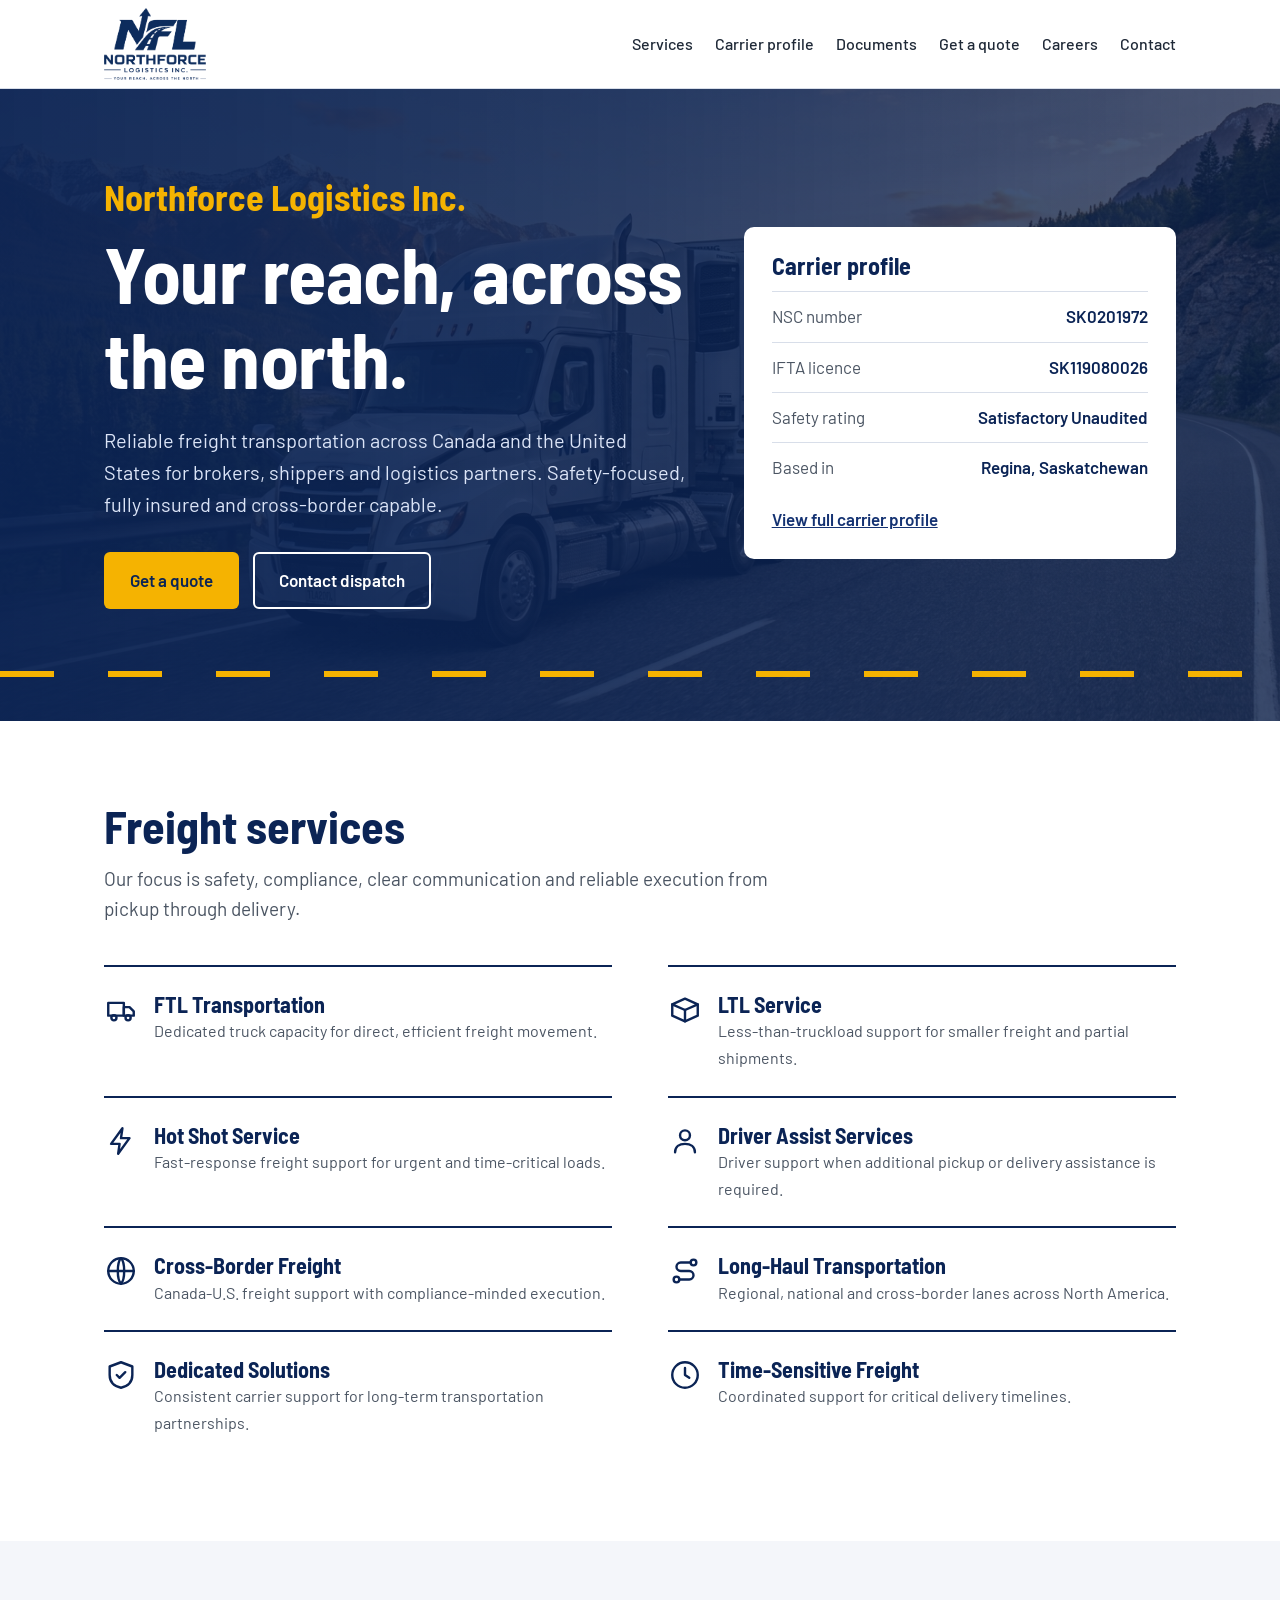
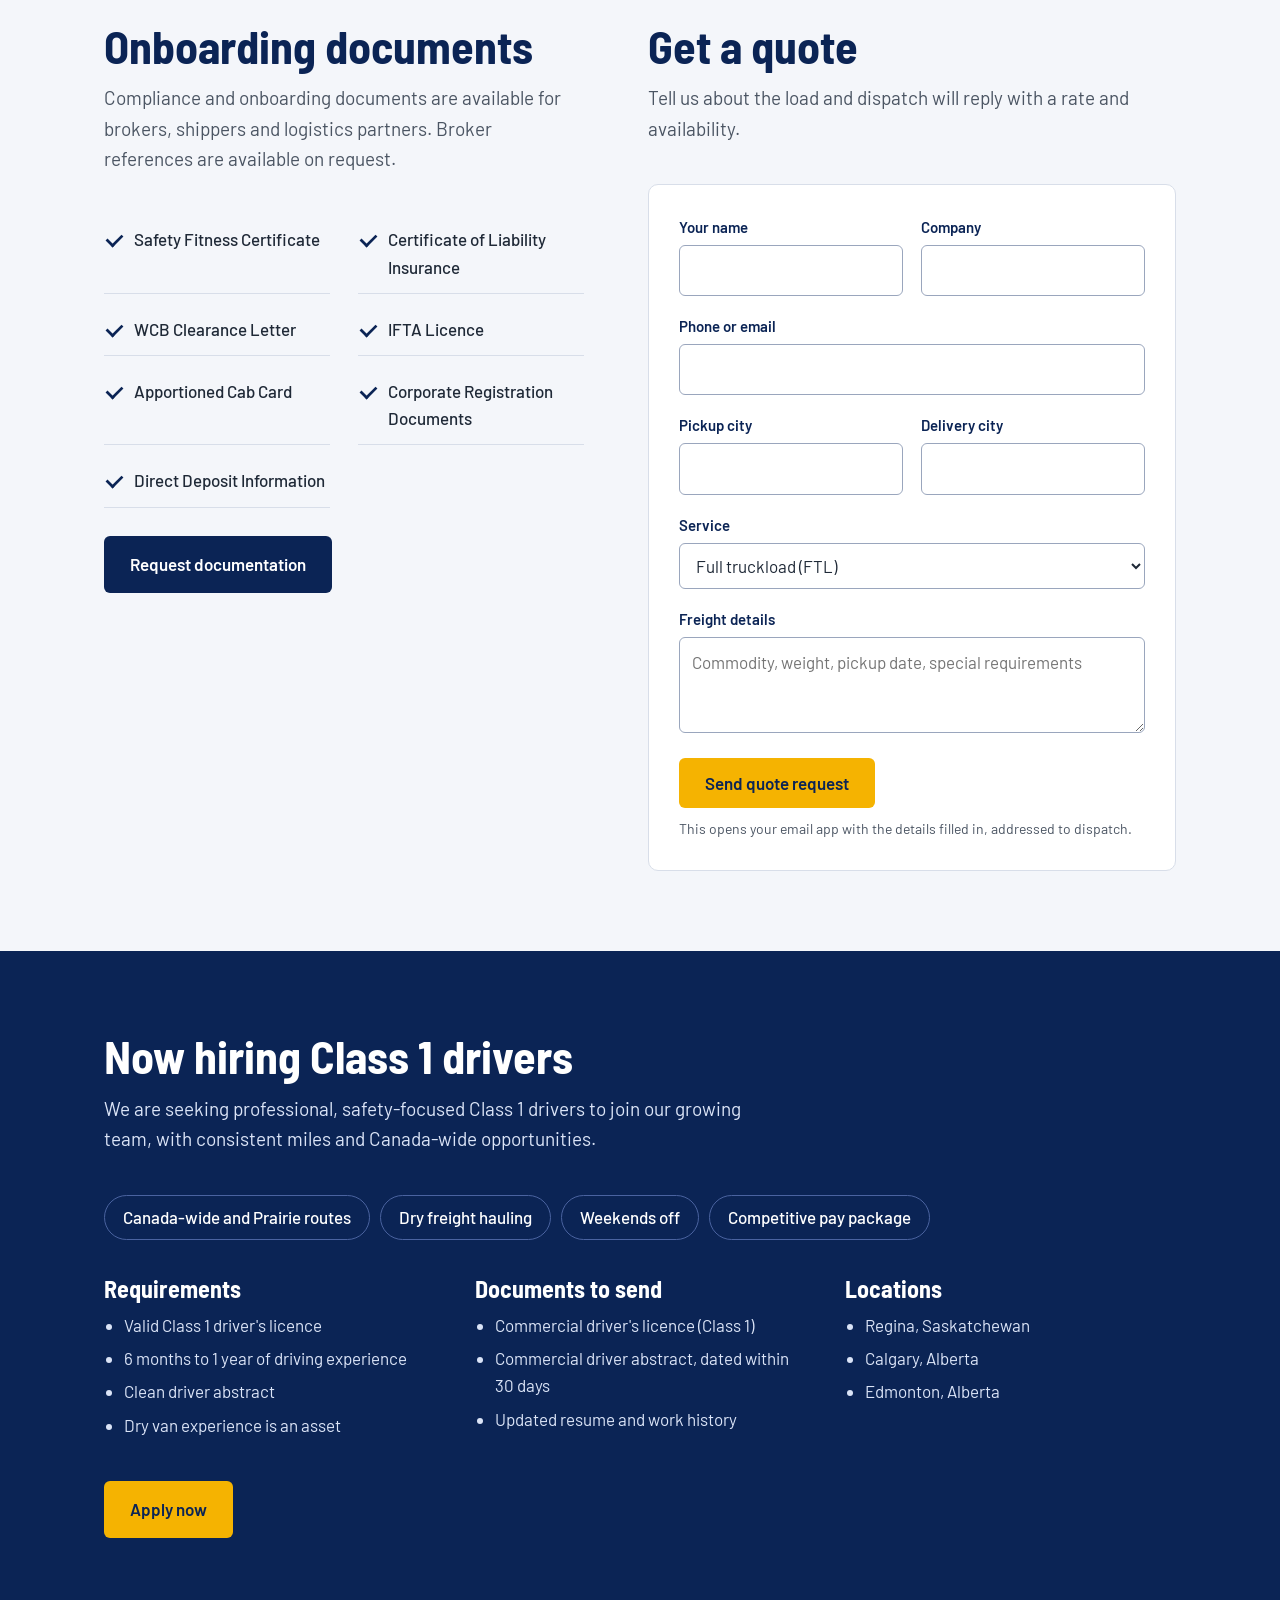
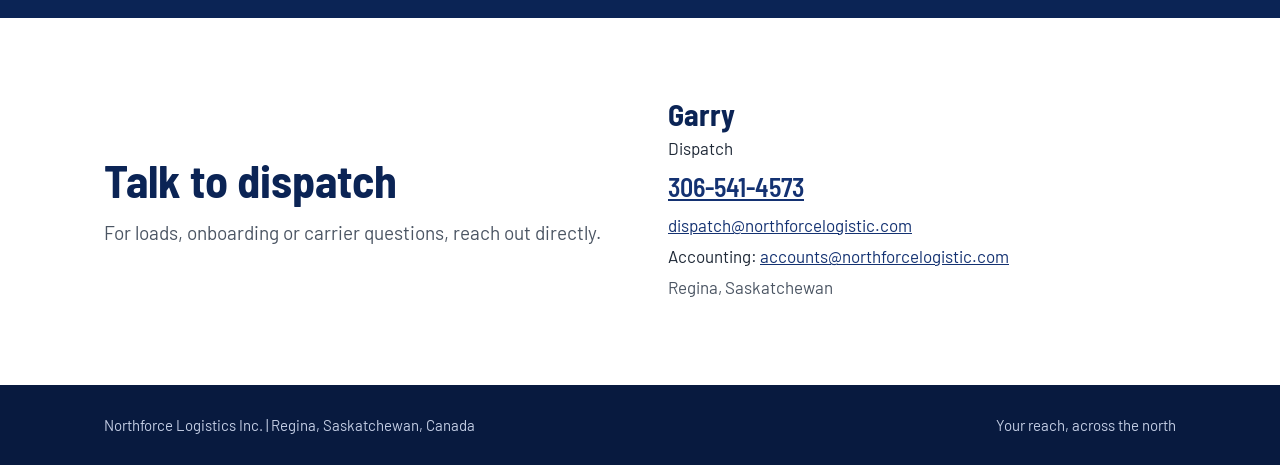
<file: index.html>
<!doctype html>
<html lang="en">
<head>
<meta charset="utf-8">
<meta name="viewport" content="width=device-width, initial-scale=1">
<title>Northforce Logistics Inc. | Freight transportation across Canada and the US</title>
<meta name="description" content="Safety-focused, fully insured, cross-border freight carrier based in Regina, Saskatchewan. FTL, LTL, hot shot and long-haul service across Canada and the United States.">
<link rel="icon" href="favicon.ico?v=2" sizes="any">
<link rel="icon" type="image/png" href="favicon.png?v=2">
<link rel="apple-touch-icon" href="apple-touch-icon.png">  
<link rel="preconnect" href="https://fonts.googleapis.com">
<link rel="preconnect" href="https://fonts.gstatic.com" crossorigin>
<link rel="stylesheet" href="https://fonts.googleapis.com/css2?family=Barlow:wght@400;500;600&family=Barlow+Semi+Condensed:wght@600;700&display=swap">
<link rel="stylesheet" href="style.css">
</head>
<body>
<header>
<div class="wrap bar">
<a class="logo" href="#top" aria-label="Northforce Logistics Inc. home"><img src="northforce-logo-header.png" alt="Northforce Logistics Inc."></a>
<nav aria-label="Main">
<ul>
<li><a href="#services">Services</a></li>
<li><a href="carrier-profile.html">Carrier profile</a></li>
<li><a href="#documents">Documents</a></li>
<li><a href="#quote">Get a quote</a></li>
<li><a href="#careers">Careers</a></li>
<li><a href="#contact">Contact</a></li>
</ul>
</nav>
</div>
</header>

<main id="top">
<div class="hero">
<div class="wrap">
<div>
<p class="brand">Northforce Logistics Inc.</p>
<h1>Your reach, across the north.</h1>
<p class="lead">Reliable freight transportation across Canada and the United States for brokers, shippers and logistics partners. Safety-focused, fully insured and cross-border capable.</p>
<div class="cta">
<a class="btn main" href="#quote">Get a quote</a>
<a class="btn ghost" href="#contact">Contact dispatch</a>
</div>
</div>
<aside class="facts" aria-labelledby="cp">
<h2 id="cp">Carrier profile</h2>
<dl>
<div><dt>NSC number</dt><dd>SK0201972</dd></div>
<div><dt>IFTA licence</dt><dd>SK119080026</dd></div>
<div><dt>Safety rating</dt><dd>Satisfactory Unaudited</dd></div>
<div><dt>Based in</dt><dd>Regina, Saskatchewan</dd></div>
</dl>
<a href="carrier-profile.html">View full carrier profile</a>
</aside>
</div>
</div>

<section id="services">
<div class="wrap">
<div class="sec-head">
<h2>Freight services</h2>
<p>Our focus is safety, compliance, clear communication and reliable execution from pickup through delivery.</p>
</div>
<ul class="svc">
<li><svg viewBox="0 0 24 24" aria-hidden="true"><path d="M3 7h11v9H3z"/><path d="M14 10h4l3 3v3h-7z"/><circle cx="7" cy="17.5" r="1.8"/><circle cx="17" cy="17.5" r="1.8"/></svg><div><strong>FTL Transportation</strong><span>Dedicated truck capacity for direct, efficient freight movement.</span></div></li>
<li><svg viewBox="0 0 24 24" aria-hidden="true"><path d="M3 8l9-4 9 4-9 4z"/><path d="M3 8v8l9 4 9-4V8"/><path d="M12 12v8"/></svg><div><strong>LTL Service</strong><span>Less-than-truckload support for smaller freight and partial shipments.</span></div></li>
<li><svg viewBox="0 0 24 24" aria-hidden="true"><path d="M13 3L5 14h6l-1 7 8-11h-6z"/></svg><div><strong>Hot Shot Service</strong><span>Fast-response freight support for urgent and time-critical loads.</span></div></li>
<li><svg viewBox="0 0 24 24" aria-hidden="true"><circle cx="12" cy="8" r="3.5"/><path d="M5 20c0-4 3-6 7-6s7 2 7 6"/></svg><div><strong>Driver Assist Services</strong><span>Driver support when additional pickup or delivery assistance is required.</span></div></li>
<li><svg viewBox="0 0 24 24" aria-hidden="true"><circle cx="12" cy="12" r="9"/><path d="M3 12h18M12 3c3 3 3 15 0 18M12 3c-3 3-3 15 0 18"/></svg><div><strong>Cross-Border Freight</strong><span>Canada-U.S. freight support with compliance-minded execution.</span></div></li>
<li><svg viewBox="0 0 24 24" aria-hidden="true"><circle cx="6" cy="18" r="2"/><circle cx="18" cy="6" r="2"/><path d="M8 18h7a3 3 0 000-6H9a3 3 0 010-6h7"/></svg><div><strong>Long-Haul Transportation</strong><span>Regional, national and cross-border lanes across North America.</span></div></li>
<li><svg viewBox="0 0 24 24" aria-hidden="true"><path d="M12 3l8 3v6c0 5-3.5 8-8 9-4.5-1-8-4-8-9V6z"/><path d="M9 12l2 2 4-4"/></svg><div><strong>Dedicated Solutions</strong><span>Consistent carrier support for long-term transportation partnerships.</span></div></li>
<li><svg viewBox="0 0 24 24" aria-hidden="true"><circle cx="12" cy="12" r="9"/><path d="M12 7v5l3 2"/></svg><div><strong>Time-Sensitive Freight</strong><span>Coordinated support for critical delivery timelines.</span></div></li>
</ul>
</div>
</section>

<section id="documents" class="alt">
<div class="wrap two">
<div>
<div class="sec-head">
<h2>Onboarding documents</h2>
<p>Compliance and onboarding documents are available for brokers, shippers and logistics partners. Broker references are available on request.</p>
</div>
<ul class="docs">
<li>Safety Fitness Certificate</li>
<li>Certificate of Liability Insurance</li>
<li>WCB Clearance Letter</li>
<li>IFTA Licence</li>
<li>Apportioned Cab Card</li>
<li>Corporate Registration Documents</li>
<li>Direct Deposit Information</li>
</ul>
<a class="btn dark" href="mailto:dispatch@northforcelogistic.com?subject=Documentation%20request&amp;body=Company%20name%3A%0AContact%20name%3A%0ADocuments%20needed%3A">Request documentation</a>
</div>
<div id="quote">
<div class="sec-head">
<h2>Get a quote</h2>
<p>Tell us about the load and dispatch will reply with a rate and availability.</p>
</div>
<form id="qf">
<div><label for="n">Your name</label><input id="n" required autocomplete="name"></div>
<div><label for="c">Company</label><input id="c" autocomplete="organization"></div>
<div class="full"><label for="p">Phone or email</label><input id="p" required autocomplete="email"></div>
<div><label for="pu">Pickup city</label><input id="pu" required></div>
<div><label for="de">Delivery city</label><input id="de" required></div>
<div class="full"><label for="t">Service</label>
<select id="t"><option>Full truckload (FTL)</option><option>Less than truckload (LTL)</option><option>Hot shot</option><option>Cross-border</option><option>Long-haul</option><option>Dedicated</option><option>Not sure</option></select></div>
<div class="full"><label for="d">Freight details</label><textarea id="d" placeholder="Commodity, weight, pickup date, special requirements"></textarea></div>
<div class="full"><button class="btn main" type="submit">Send quote request</button>
<p class="note" style="margin-top:10px">This opens your email app with the details filled in, addressed to dispatch.</p></div>
</form>
</div>
</div>
</section>

<section id="careers" class="careers">
<div class="wrap">
<div class="sec-head">
<h2>Now hiring Class 1 drivers</h2>
<p>We are seeking professional, safety-focused Class 1 drivers to join our growing team, with consistent miles and Canada-wide opportunities.</p>
</div>
<ul class="perks">
<li>Canada-wide and Prairie routes</li>
<li>Dry freight hauling</li>
<li>Weekends off</li>
<li>Competitive pay package</li>
</ul>
<div class="cols">
<div><h3>Requirements</h3><ul><li>Valid Class 1 driver's licence</li><li>6 months to 1 year of driving experience</li><li>Clean driver abstract</li><li>Dry van experience is an asset</li></ul></div>
<div><h3>Documents to send</h3><ul><li>Commercial driver's licence (Class 1)</li><li>Commercial driver abstract, dated within 30 days</li><li>Updated resume and work history</li></ul></div>
<div><h3>Locations</h3><ul><li>Regina, Saskatchewan</li><li>Calgary, Alberta</li><li>Edmonton, Alberta</li></ul></div>
</div>
<a class="btn main" href="https://docs.google.com/forms/d/e/1FAIpQLSeri3Dq4YtZ2nEqMtVgoCWJB6hXTWUC-5_d9FeXUV643zS6KA/viewform?usp=publish-editor">Apply now</a>
</div>
</section>

<section id="contact">
<div class="wrap contact">
<div>
<h2 style="font-size:clamp(32px,4.4vw,46px);margin-bottom:12px">Talk to dispatch</h2>
<p style="color:var(--mute);font-size:19px;margin:0">For loads, onboarding or carrier questions, reach out directly.</p>
</div>
<div>
<h3>Garry</h3>
<p>Dispatch</p>
<p class="big"><a href="tel:+13065414573">306-541-4573</a></p>
<p><a href="mailto:dispatch@northforcelogistic.com">dispatch@northforcelogistic.com</a></p>
<p>Accounting: <a href="mailto:accounts@northforcelogistic.com">accounts@northforcelogistic.com</a></p>
<p style="color:var(--mute)">Regina, Saskatchewan</p>
</div>
</div>
</section>
</main>

<footer>
<div class="wrap"><span>Northforce Logistics Inc. | Regina, Saskatchewan, Canada</span><span>Your reach, across the north</span></div>
</footer>

<script>
document.getElementById('qf').addEventListener('submit',function(e){
e.preventDefault();
var v=function(i){return document.getElementById(i).value.trim()};
var body=['Name: '+v('n'),'Company: '+v('c'),'Phone/email: '+v('p'),'Pickup: '+v('pu'),'Delivery: '+v('de'),'Service: '+v('t'),'','Freight details:',v('d')].join('\n');
location.href='mailto:dispatch@northforcelogistic.com?subject='+encodeURIComponent('Quote request: '+v('pu')+' to '+v('de'))+'&body='+encodeURIComponent(body);
});
</script>
</body>
</html>
</file>
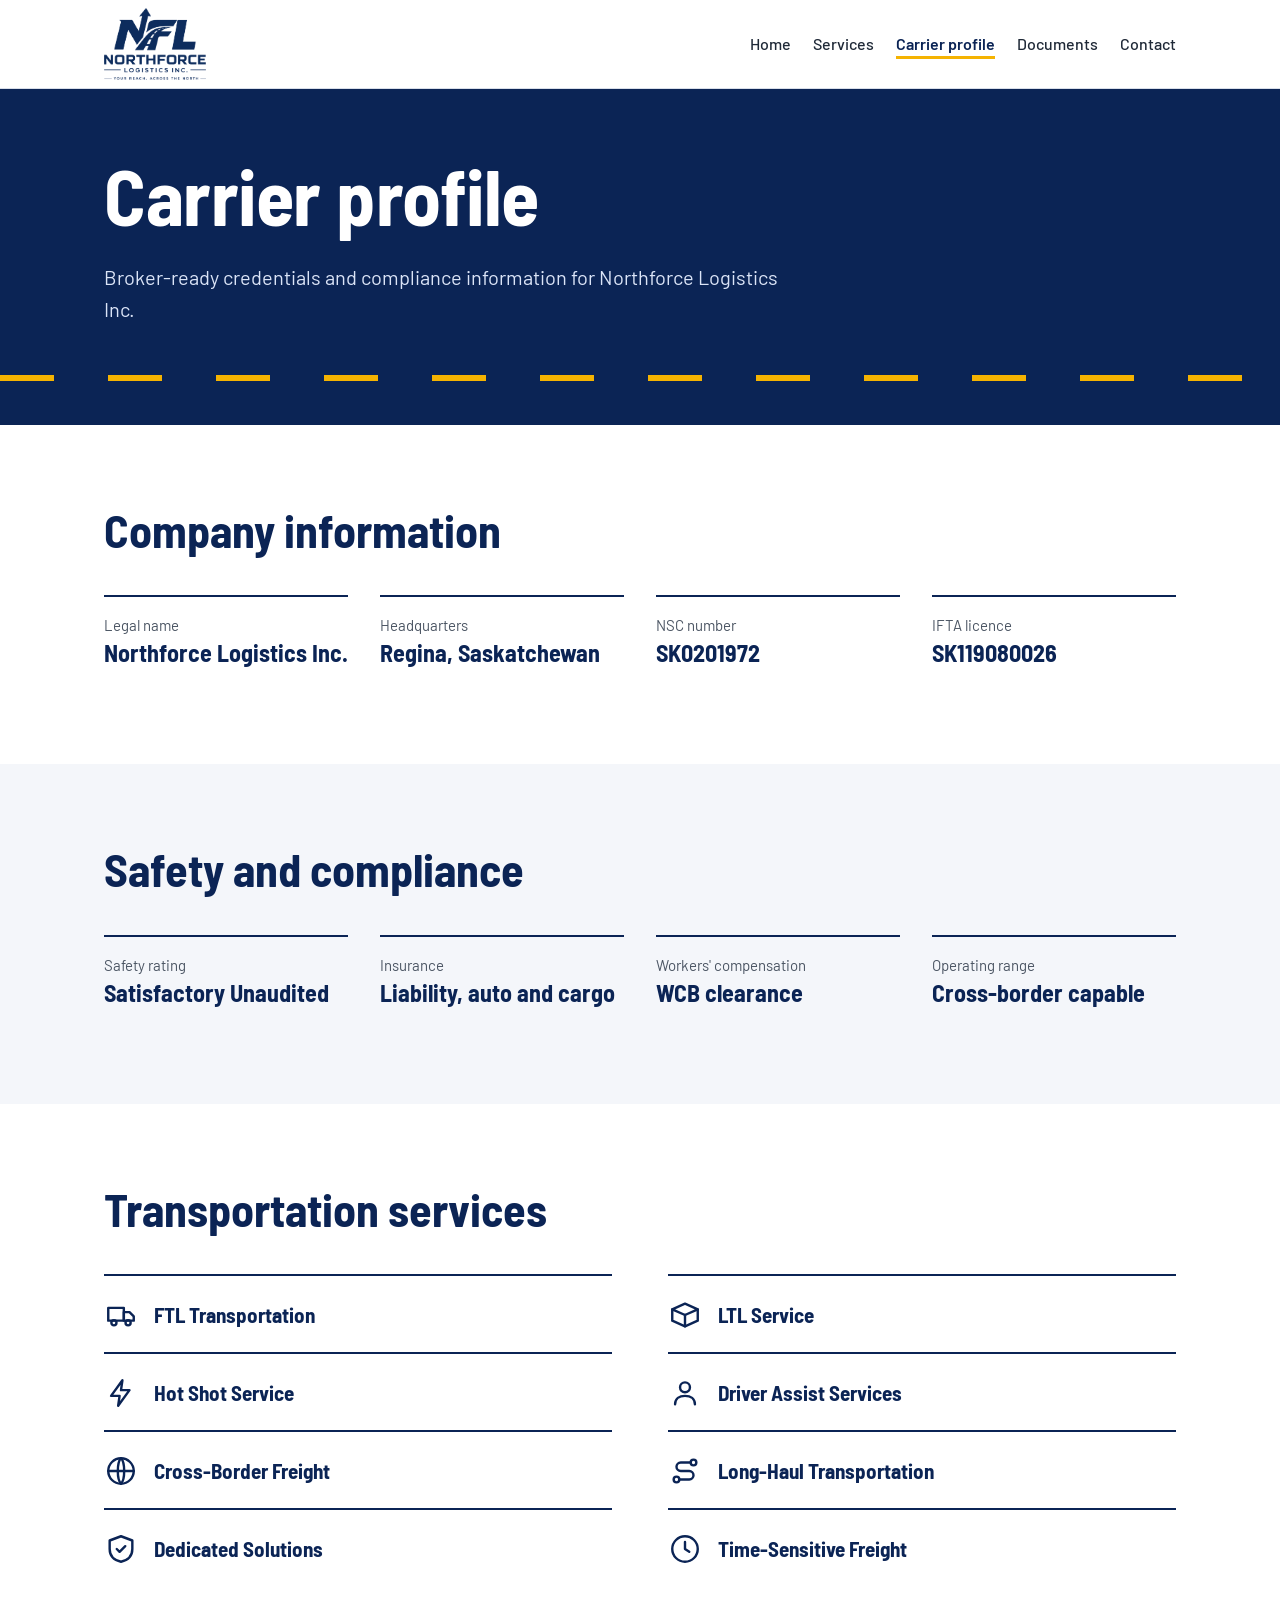
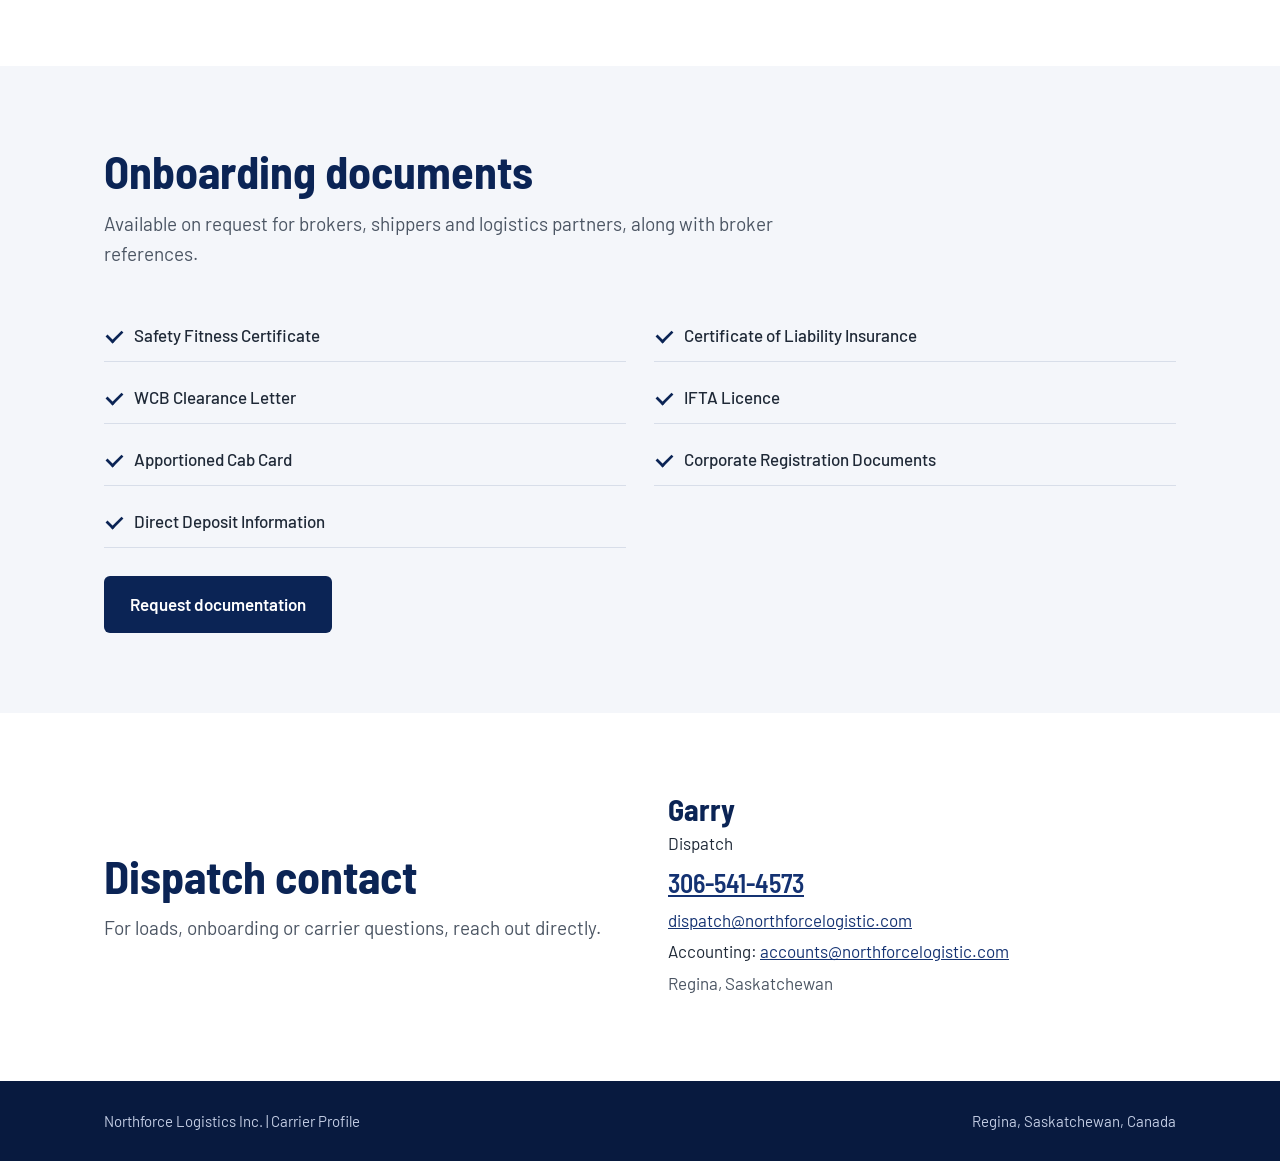
<file: carrier-profile.html>
<!doctype html>
<html lang="en">
<head>
<meta charset="utf-8">
<meta name="viewport" content="width=device-width, initial-scale=1">
<title>Carrier Profile | Northforce Logistics Inc.</title>
<meta name="description" content="Broker-ready credentials and compliance information for Northforce Logistics Inc., a Regina, Saskatchewan freight carrier.">
<link rel="icon" href="favicon.ico?v=2" sizes="any">
<link rel="icon" type="image/png" href="favicon.png?v=2">
<link rel="apple-touch-icon" href="apple-touch-icon.png">  
<link rel="preconnect" href="https://fonts.googleapis.com">
<link rel="preconnect" href="https://fonts.gstatic.com" crossorigin>
<link rel="stylesheet" href="https://fonts.googleapis.com/css2?family=Barlow:wght@400;500;600&family=Barlow+Semi+Condensed:wght@600;700&display=swap">
<link rel="stylesheet" href="style.css">
</head>
<body>
<header>
<div class="wrap bar">
<a class="logo" href="index.html" aria-label="Northforce Logistics Inc. home"><img src="northforce-logo-header.png" alt="Northforce Logistics Inc."></a>
<nav aria-label="Main">
<ul>
<li><a href="index.html">Home</a></li>
<li><a href="index.html#services">Services</a></li>
<li><a href="carrier-profile.html" aria-current="page">Carrier profile</a></li>
<li><a href="#documents">Documents</a></li>
<li><a href="#contact">Contact</a></li>
</ul>
</nav>
</div>
</header>

<main>
<div class="hero slim">
<div class="wrap">
<div>
<h1>Carrier profile</h1>
<p class="lead">Broker-ready credentials and compliance information for Northforce Logistics Inc.</p>
</div>
</div>
</div>

<section id="carrier">
<div class="wrap">
<div class="sec-head"><h2>Company information</h2></div>
<dl class="kv">
<div><dt>Legal name</dt><dd>Northforce Logistics Inc.</dd></div>
<div><dt>Headquarters</dt><dd>Regina, Saskatchewan</dd></div>
<div><dt>NSC number</dt><dd>SK0201972</dd></div>
<div><dt>IFTA licence</dt><dd>SK119080026</dd></div>
</dl>
</div>
</section>

<section class="alt" id="safety">
<div class="wrap">
<div class="sec-head"><h2>Safety and compliance</h2></div>
<dl class="kv">
<div><dt>Safety rating</dt><dd>Satisfactory Unaudited</dd></div>
<div><dt>Insurance</dt><dd>Liability, auto and cargo</dd></div>
<div><dt>Workers' compensation</dt><dd>WCB clearance</dd></div>
<div><dt>Operating range</dt><dd>Cross-border capable</dd></div>
</dl>
</div>
</section>

<section id="services">
<div class="wrap">
<div class="sec-head"><h2>Transportation services</h2></div>
<ul class="svc plain">
<li><svg viewBox="0 0 24 24" aria-hidden="true"><path d="M3 7h11v9H3z"/><path d="M14 10h4l3 3v3h-7z"/><circle cx="7" cy="17.5" r="1.8"/><circle cx="17" cy="17.5" r="1.8"/></svg><div><strong>FTL Transportation</strong></div></li>
<li><svg viewBox="0 0 24 24" aria-hidden="true"><path d="M3 8l9-4 9 4-9 4z"/><path d="M3 8v8l9 4 9-4V8"/><path d="M12 12v8"/></svg><div><strong>LTL Service</strong></div></li>
<li><svg viewBox="0 0 24 24" aria-hidden="true"><path d="M13 3L5 14h6l-1 7 8-11h-6z"/></svg><div><strong>Hot Shot Service</strong></div></li>
<li><svg viewBox="0 0 24 24" aria-hidden="true"><circle cx="12" cy="8" r="3.5"/><path d="M5 20c0-4 3-6 7-6s7 2 7 6"/></svg><div><strong>Driver Assist Services</strong></div></li>
<li><svg viewBox="0 0 24 24" aria-hidden="true"><circle cx="12" cy="12" r="9"/><path d="M3 12h18M12 3c3 3 3 15 0 18M12 3c-3 3-3 15 0 18"/></svg><div><strong>Cross-Border Freight</strong></div></li>
<li><svg viewBox="0 0 24 24" aria-hidden="true"><circle cx="6" cy="18" r="2"/><circle cx="18" cy="6" r="2"/><path d="M8 18h7a3 3 0 000-6H9a3 3 0 010-6h7"/></svg><div><strong>Long-Haul Transportation</strong></div></li>
<li><svg viewBox="0 0 24 24" aria-hidden="true"><path d="M12 3l8 3v6c0 5-3.5 8-8 9-4.5-1-8-4-8-9V6z"/><path d="M9 12l2 2 4-4"/></svg><div><strong>Dedicated Solutions</strong></div></li>
<li><svg viewBox="0 0 24 24" aria-hidden="true"><circle cx="12" cy="12" r="9"/><path d="M12 7v5l3 2"/></svg><div><strong>Time-Sensitive Freight</strong></div></li>
</ul>
</div>
</section>

<section class="alt" id="documents">
<div class="wrap">
<div class="sec-head">
<h2>Onboarding documents</h2>
<p>Available on request for brokers, shippers and logistics partners, along with broker references.</p>
</div>
<ul class="docs">
<li>Safety Fitness Certificate</li>
<li>Certificate of Liability Insurance</li>
<li>WCB Clearance Letter</li>
<li>IFTA Licence</li>
<li>Apportioned Cab Card</li>
<li>Corporate Registration Documents</li>
<li>Direct Deposit Information</li>
</ul>
<a class="btn dark" href="mailto:dispatch@northforcelogistic.com?subject=Documentation%20request&amp;body=Company%20name%3A%0AContact%20name%3A%0ADocuments%20needed%3A">Request documentation</a>
</div>
</section>

<section id="contact">
<div class="wrap contact">
<div>
<h2 style="font-size:clamp(32px,4.4vw,46px);margin-bottom:12px">Dispatch contact</h2>
<p style="color:var(--mute);font-size:19px;margin:0">For loads, onboarding or carrier questions, reach out directly.</p>
</div>
<div>
<h3>Garry</h3>
<p>Dispatch</p>
<p class="big"><a href="tel:+13065414573">306-541-4573</a></p>
<p><a href="mailto:dispatch@northforcelogistic.com">dispatch@northforcelogistic.com</a></p>
<p>Accounting: <a href="mailto:accounts@northforcelogistic.com">accounts@northforcelogistic.com</a></p>
<p style="color:var(--mute)">Regina, Saskatchewan</p>
</div>
</div>
</section>
</main>

<footer>
<div class="wrap"><span>Northforce Logistics Inc. | Carrier Profile</span><span>Regina, Saskatchewan, Canada</span></div>
</footer>
</body>
</html>
</file>
<file: style.css>
:root{--navy:#0B2455;--navy2:#143272;--amber:#F5B301;--ink:#1f2937;--mute:#4b5563;--line:#d8dee9;--bg:#f4f6fa;--w:1120px}
*{box-sizing:border-box}
html{scroll-behavior:smooth;scroll-padding-top:90px}
body{margin:0;font-family:'Barlow','Segoe UI',Arial,sans-serif;color:var(--ink);line-height:1.6;font-size:17px;background:#fff}
h1,h2,h3{font-family:'Barlow Semi Condensed','Barlow',Arial,sans-serif;color:var(--navy);line-height:1.1;margin:0}
a{color:var(--navy2)}
:focus-visible{outline:3px solid var(--amber);outline-offset:3px}
.wrap{max-width:var(--w);margin:0 auto;padding:0 24px}
header{position:sticky;top:0;z-index:10;background:#fff;border-bottom:1px solid var(--line)}
.bar{display:flex;align-items:center;justify-content:space-between;gap:16px;min-height:76px}
.logo{display:block;flex:none;padding:8px 0}
.logo img{height:72px;width:auto;display:block}
nav ul{display:flex;gap:22px;list-style:none;margin:0;padding:0;flex-wrap:wrap;justify-content:flex-end}
nav a{text-decoration:none;color:var(--ink);font-weight:500;font-size:16px}
nav a:hover{color:var(--navy2);text-decoration:underline}
.btn{display:inline-block;padding:13px 24px;border-radius:6px;font-weight:600;text-decoration:none;font-size:17px;border:2px solid transparent;cursor:pointer;font-family:inherit}
.btn.main{background:var(--amber);color:var(--navy)}
.btn.main:hover{background:#ffc62e}
.btn.ghost{border-color:#fff;color:#fff}
.btn.ghost:hover{background:rgba(255,255,255,.12)}
.btn.dark{background:var(--navy);color:#fff}
.btn.dark:hover{background:var(--navy2)}
.hero{background:linear-gradient(90deg,rgba(11,36,85,.95) 0%,rgba(11,36,85,.86) 50%,rgba(11,36,85,.72) 100%),url(truck-background.jpg) center 60%/cover no-repeat,var(--navy);color:#fff;position:relative;padding:88px 0 112px}
.hero::after{content:"";position:absolute;left:0;right:0;bottom:44px;height:6px;background:repeating-linear-gradient(90deg,var(--amber) 0 54px,transparent 54px 108px)}
.hero .wrap{display:grid;grid-template-columns:1.35fr 1fr;gap:56px;align-items:center}
.hero .brand{font-family:'Barlow Semi Condensed','Barlow',Arial,sans-serif;font-weight:700;font-size:clamp(26px,3.2vw,36px);color:var(--amber);margin:0 0 14px;line-height:1.1}
.hero h1{color:#fff;font-size:clamp(44px,6.5vw,78px);font-weight:700;letter-spacing:-.5px}
.hero p.lead{font-size:20px;max-width:34em;color:#dbe4f7;margin:22px 0 32px}
.cta{display:flex;gap:14px;flex-wrap:wrap}
.facts{background:#fff;color:var(--ink);border-radius:10px;padding:26px 28px}
.facts h2{font-size:24px;margin-bottom:6px}
.facts dl{margin:12px 0 0}
.facts div{display:flex;justify-content:space-between;gap:16px;padding:11px 0;border-top:1px solid var(--line)}
.facts dt{color:var(--mute)}
.facts dd{margin:0;font-weight:600;color:var(--navy);text-align:right}
.facts a{display:inline-block;margin-top:14px;font-weight:600}
section{padding:80px 0}
section.alt{background:var(--bg)}
.sec-head{max-width:40em;margin-bottom:40px}
.sec-head h2{font-size:clamp(32px,4.4vw,46px);margin-bottom:12px}
.sec-head p{margin:0;color:var(--mute);font-size:19px}
.svc{display:grid;grid-template-columns:repeat(2,1fr);gap:0 56px}
.svc li{list-style:none;display:flex;gap:16px;padding:24px 0;border-top:2px solid var(--navy);align-items:flex-start}
.svc{margin:0;padding:0}
.svc svg{width:34px;height:34px;flex:none;stroke:var(--navy);fill:none;stroke-width:1.7;stroke-linecap:round;stroke-linejoin:round;margin-top:2px}
.svc strong{display:block;font-family:'Barlow Semi Condensed',Arial,sans-serif;font-size:22px;color:var(--navy);line-height:1.2}
.svc span{color:var(--mute);font-size:16px}
.two{display:grid;grid-template-columns:1fr 1.1fr;gap:64px;align-items:start}
.docs{display:grid;grid-template-columns:1fr 1fr;gap:10px 28px;margin:0 0 28px;padding:0}
.docs li{list-style:none;padding:12px 0 12px 30px;border-bottom:1px solid var(--line);position:relative;font-weight:500}
.docs li::before{content:"";position:absolute;left:2px;top:19px;width:14px;height:8px;border-left:3px solid var(--navy);border-bottom:3px solid var(--navy);transform:rotate(-45deg) scale(.9)}
form{background:#fff;border:1px solid var(--line);border-radius:10px;padding:30px;display:grid;grid-template-columns:1fr 1fr;gap:18px}
form .full{grid-column:1/-1}
label{display:block;font-weight:600;font-size:15px;margin-bottom:6px;color:var(--navy)}
input,select,textarea{width:100%;font:inherit;padding:11px 12px;border:1px solid #9aa6bd;border-radius:6px;background:#fff;color:var(--ink)}
textarea{min-height:96px;resize:vertical}
.note{font-size:14px;color:var(--mute);margin:0}
.careers{background:var(--navy);color:#fff}
.careers h2,.careers h3{color:#fff}
.careers .sec-head p{color:#dbe4f7}
.perks{display:flex;flex-wrap:wrap;gap:10px;margin:0 0 36px;padding:0}
.perks li{list-style:none;border:1px solid #4a63a0;border-radius:99px;padding:8px 18px;font-weight:500}
.cols{display:grid;grid-template-columns:repeat(3,1fr);gap:40px;margin-bottom:36px}
.cols h3{font-size:24px;margin-bottom:10px}
.cols ul{margin:0;padding-left:20px;color:#dbe4f7}
.cols li{margin-bottom:6px}
.contact{display:grid;grid-template-columns:1fr 1fr;gap:56px;align-items:center}
.contact h3{font-size:30px;margin-bottom:4px}
.contact p{margin:4px 0}
.contact .big{font-size:26px;font-weight:600;font-family:'Barlow Semi Condensed',Arial,sans-serif}
footer{background:#081a3f;color:#c3cde4;padding:28px 0;font-size:15px}
footer .wrap{display:flex;justify-content:space-between;flex-wrap:wrap;gap:10px}
@media(max-width:900px){
 .hero .wrap,.two,.contact{grid-template-columns:1fr;gap:36px}
 .svc,.cols{grid-template-columns:1fr 1fr}
 section{padding:60px 0}
 .hero{padding:56px 0 96px}
}
@media(max-width:620px){
 body{font-size:16px}
 .bar{flex-direction:column;align-items:flex-start;gap:0;padding:8px 0}
 nav ul{justify-content:flex-start;gap:6px 16px;padding-bottom:8px}
 .svc,.cols,.docs,form{grid-template-columns:1fr}
 form{padding:22px}
}
.hero.slim{padding:64px 0 100px;background:var(--navy)}
.hero.slim .wrap{grid-template-columns:1fr}
.hero.slim p.lead{margin-bottom:0}
nav a[aria-current="page"]{color:var(--navy);font-weight:600;text-decoration:underline;text-underline-offset:6px;text-decoration-thickness:3px;text-decoration-color:var(--amber)}
.kv{display:grid;grid-template-columns:repeat(4,1fr);gap:0 32px;margin:0}
.kv div{padding:16px 0;border-top:2px solid var(--navy)}
.kv dt{color:var(--mute);font-size:15px}
.kv dd{margin:2px 0 0;font-family:'Barlow Semi Condensed',Arial,sans-serif;font-weight:700;font-size:24px;color:var(--navy);line-height:1.2}
.svc.plain li{align-items:center;padding:20px 0}
.svc.plain strong{font-size:21px}
@media(max-width:900px){.kv{grid-template-columns:1fr 1fr}}
@media(max-width:620px){.kv{grid-template-columns:1fr}}
</file>
